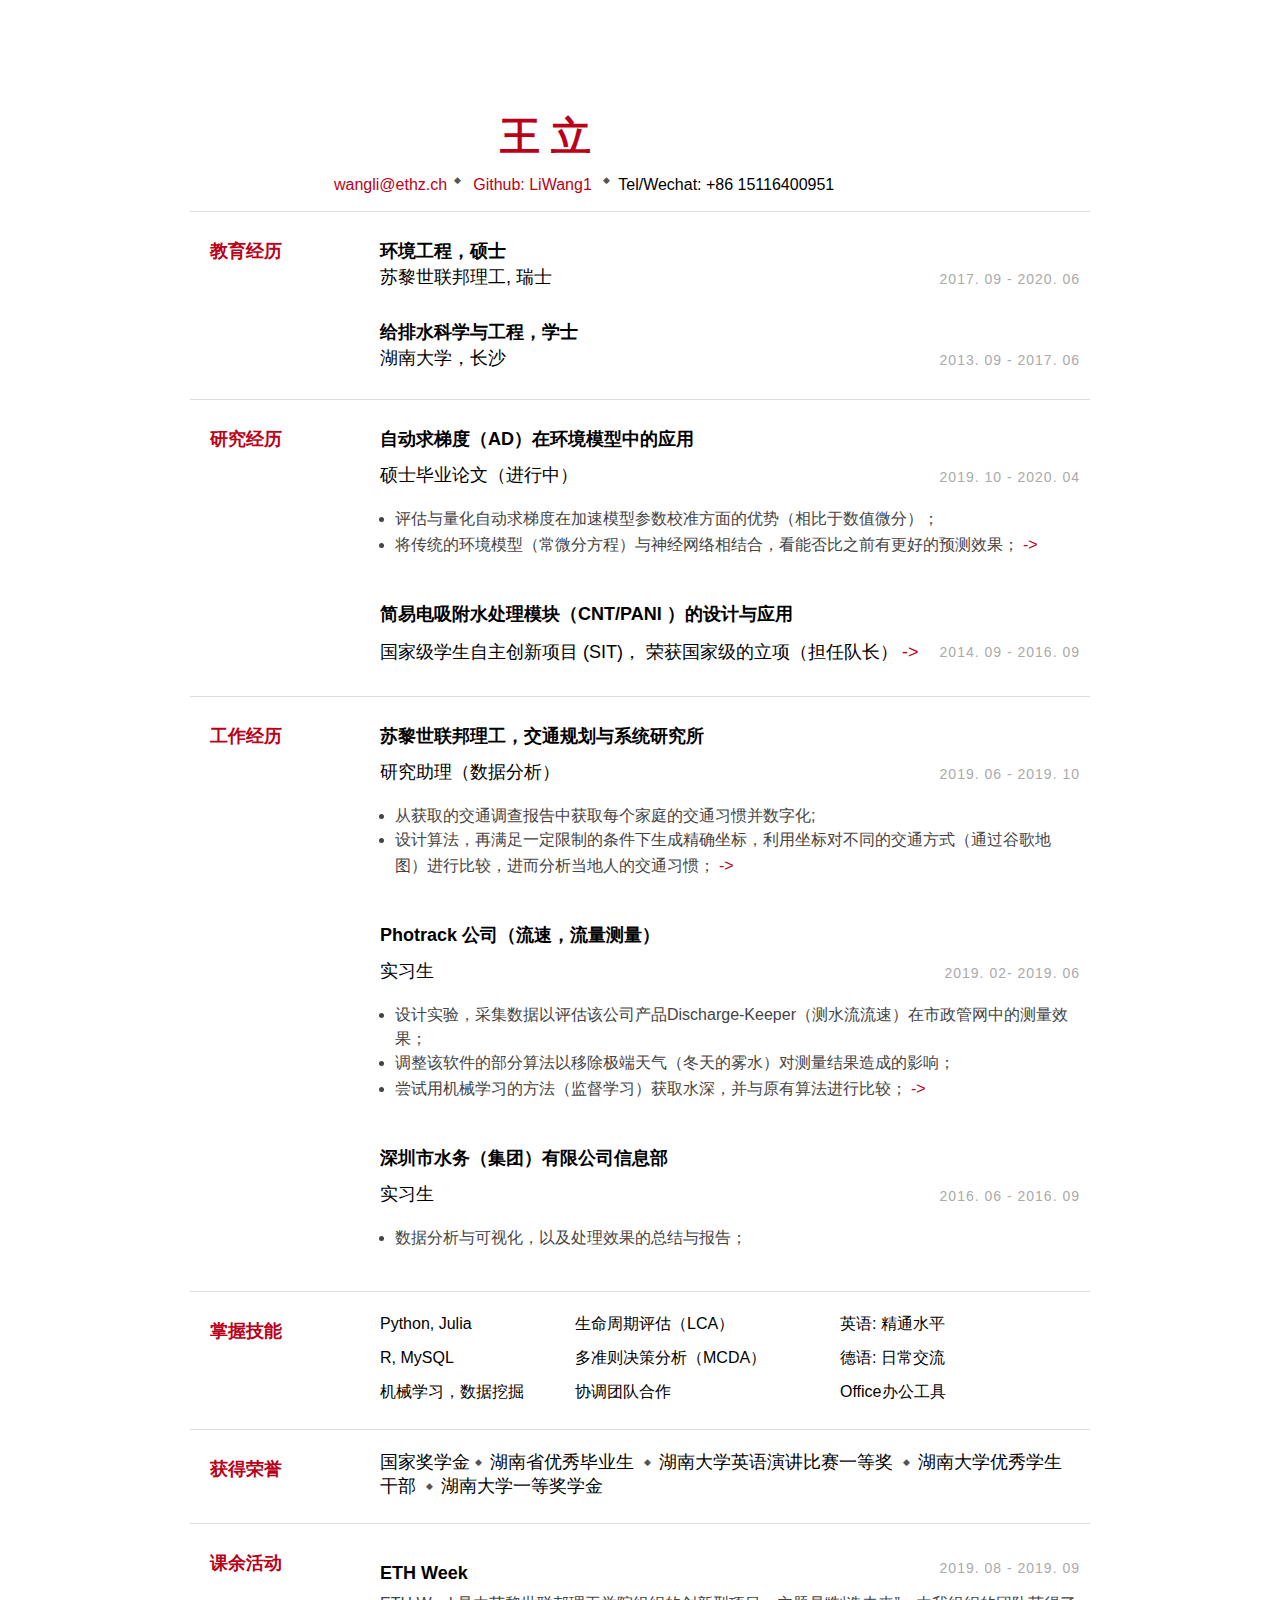
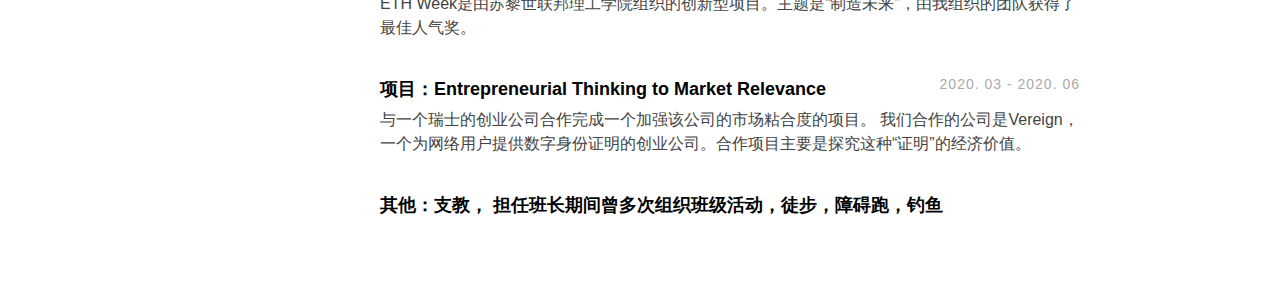
<file: index_chinese.html>
<!doctype html>
<html lang="en">
    <head>
        <meta charset="UTF-8">
        <title>Li Wang - Resume</title>
        <link rel="stylesheet" href="style2.css">
        <link href="https://fonts.googleapis.com/css?family=Merriweather:300,400,700|Source+Sans+Pro:400,400i" rel="stylesheet">
    <body>
        <div class="page">
            <div>
                 <br style = “line-height:300px”>
            </div>
            <div class="section">
                <br><h1 style="font-weight:700; margin-left:300px">王 立</h1>
                <div>
                    <div style="margin-left:140px"><span class="key"><a href="mailto:wangli@ethz.ch">wangli@ethz.ch</a></span><span class="key"><a href="https://github.com/LiWang1">Github: LiWang1</a></span>  <span class="key">Tel/Wechat: +86 15116400951</span> </div>
                </div>
            </div>

            <!-- Education. -->
            <div class="section row">
                <h2 class="col">教育经历</h2>
                <div class="section-text col-right">
                    <h3><span class="emph">环境工程，硕士</h3>
                    <div class="row">
                        <div class="col ">苏黎世联邦理工, 瑞士</div>
                        <div class="col-right light">2017. 09 - 2020. 06</div>
                    </div>
                </div>
                <div class="section-text col-right">
                    <h3><span class="emph">给排水科学与工程，学士</h3>

                    <div class="row">
                        <div class="col ">湖南大学，长沙</div>
                        <div class="col-right light	">2013. 09 - 2017. 06</div>
                    </div>
                </div>
            </div>

            <!-- Research experience. -->
            <div class="section row">
                <h2 class="col">研究经历</h2>
                <div class="section-text col-right">
                    <div class="row">
                        <div class="col">
                            <h3>自动求梯度（AD）在环境模型中的应用</h3>
                        </div>
                    </div>
                    <div class="row subsection">
                        <div class="emph col">硕士毕业论文（进行中）</div>
                        <div class="col-right light">2019. 10 - 2020. 04</div>
                    </div>
                    <ul class="desc">
                        <li>评估与量化自动求梯度在加速模型参数校准方面的优势（相比于数值微分）；</li>
                        <li>将传统的环境模型（常微分方程）与神经网络相结合，看能否比之前有更好的预测效果；<a href="https://github.com/LiWang1/masterthesis">-></a></li>
                </div>
                <div class="section-text col-right">
                    <div class="row">
                        <div class="col">
                            <h3>简易电吸附水处理模块（CNT/PANI ）的设计与应用</h3>
                        </div>
                    </div>
                    <div class="row subsection">
                        <div class="emph col">国家级学生自主创新项目 (SIT)， 荣获国家级的立项（担任队长）<a href="http://www.zghjkx.com.cn/CN/article/downloadArticleFile.do?attachType=PDF&id=14900">-></a></div>
                        <div class="col-right light"> 2014. 09 - 2016. 09</div>
                    </div>
                </div>

            </div>

            <!-- Work experience -->
            <div class="section row">
                <h2 class="col">工作经历</h2>
                <div class="section-text col-right">
                    <div class="row">
                        <div class="col">
                            <h3>苏黎世联邦理工，交通规划与系统研究所</h3>
                        </div>
                    </div>
                    <div class="row subsection">
                        <div class="emph col">研究助理（数据分析）</div>
                        <div class="col-right light">2019. 06 - 2019. 10</div>
                    </div>
                    <ul class="desc">
                        <li>从获取的交通调查报告中获取每个家庭的交通习惯并数字化;</li>
                        <li>设计算法，再满足一定限制的条件下生成精确坐标，利用坐标对不同的交通方式（通过谷歌地图）进行比较，进而分析当地人的交通习惯；<a href="https://github.com/LiWang1/hiwi_ivt">-></a></li>
                </div>
                <div class="section-text col-right">
                    <div class="row">
                        <div class="col">
                            <h3>Photrack 公司（流速，流量测量）</h3>
                        </div>
                    </div>
                    <div class="row subsection">
                        <div class="emph col">实习生</div>
                        <div class="col-right light">2019. 02- 2019. 06</div>
                    </div>
                    <ul class="desc">
                        <li>设计实验，采集数据以评估该公司产品Discharge-Keeper（测水流流速）在市政管网中的测量效果；</li>
                        <li>调整该软件的部分算法以移除极端天气（冬天的雾水）对测量结果造成的影响；</li>
                        <li>尝试用机械学习的方法（监督学习）获取水深，并与原有算法进行比较；<a href="https://www.researchgate.net/profile/M_Burkhardt/publication/337772421_Regenwasser_weiterdenken_-_Bemessen_trifft_Gestalten_-_Tagungsband_der_Aqua_Urbanica_2019/links/5de95d164585159aa4658dc0/Regenwasser-weiterdenken-Bemessen-trifft-Gestalten-Tagungsband-der-Aqua-Urbanica-2019.pdf#page=41">-></a></li>
                </div>
                <div class="section-text col-right">
                    <div class="row">
                        <div class="col">
                            <h3>深圳市水务（集团）有限公司信息部</h3>
                        </div>
                    </div>
                    <div class="row subsection">
                        <div class="emph col">实习生</div>
                        <div class="col-right light">2016. 06 - 2016. 09</div>
                    </div>
                    <ul class="desc">
                        <li>数据分析与可视化，以及处理效果的总结与报告；</li>
                </div>
            </div>

            <!--Other skills -->
            <div class="section row">
                <h2 class="col">掌握技能</h2>
                <div class="section-text col-right row">
                    <ul class="skills" style="width:25%">
                        <li>Python, Julia</li>
                        <li>R, MySQL</li>
                        <li>机械学习，数据挖掘</li>
                    </ul>
                    <ul class="skills" style="width:35%">
                        <li>生命周期评估（LCA）</li>
                        <li>多准则决策分析（MCDA）</li>
                        <li>协调团队合作</li>
                    </ul>
                    <ul class="skills">
                        <li>英语: 精通水平</li>
                        <li>德语: 日常交流 </li>
                        <li>Office办公工具</li>
                    </ul>
                </div>
            </div>

            <!--Honors -->
            <div class="section row">
                <h2 class="col">获得荣誉</h2>
                <div class="section-text col-right"><span class="key">国家奖学金</span><span class="key">湖南省优秀毕业生</span>  <span class="key">湖南大学英语演讲比赛一等奖</span> <span class="key">湖南大学优秀学生干部</span> <span class="key">湖南大学一等奖学金</span></div>
            </div>

            <!--Extracurriculum activities-->
            <div class="section row">
                <h2 class="col">课余活动</h2>
                <div class="section-text col-right">
                    <div class="row subsection">
                        <div class="col">
                            <h3>ETH Week</h3>
                        </div>
                        <div class="col-right light">2019. 08 - 2019. 09</div>
                    </div>

                    <div class="desc">ETH Week是由苏黎世联邦理工学院组织的创新型项目。主题是“制造未来”，由我组织的团队获得了最佳人气奖。
                    </div>
                </div>
                
                <div class="section-text col-right">
                    <div class="row subsection">
                        <div class="col">
                            <h3>项目：Entrepreneurial Thinking to Market Relevance</h3>
                        </div>
                        <div class="col-right light">2020. 03 - 2020. 06</div>
                    </div>

                    <div class="desc">与一个瑞士的创业公司合作完成一个加强该公司的市场粘合度的项目。
                        我们合作的公司是Vereign，一个为网络用户提供数字身份证明的创业公司。合作项目主要是探究这种“证明”的经济价值。
                    </div>
                </div>

                <div class="section-text col-right">
                    <div class="row subsection">
                        <div class="col">
                            <h3>其他：支教， 担任班长期间曾多次组织班级活动，徒步，障碍跑，钓鱼</h3>
                        </div>

                    </div>
                </div>
            </div>


        </div>
    </body>
</html>
</file>
<file: style2.css>
body { margin: 0;
       padding: 0;
       background-color: #fff font-size: 12px;
       font-family: 'Segoe UI', sans-serif;
       -webkit-font-smoothing: subpixel-antialiased;
}
* { box-sizing: border-box;
    -moz-box-sizing: border-box;
}
/*
 Primary Rules
*/
h1 { font-weight: 300;
     margin: 5px 0 0;
     font-size: 40px;
     color:#ba0018;
     padding: 0 10px 10px;
     border-radius:2px;
    font-family: 'Segoe UI', sans-serif;
}
h2 { color: #ba0018;
     width: 150px;
     font-size: 18px;
     padding-left: 20px;
     padding-top: 12px;
     font-weight:700;
     font-family: 'Segoe UI', sans-serif;
}
h3 { font-size: 18px;
     font-weight: bold;
     margin-bottom: 0;
     line-height: 28px;
     font-family: 'Segoe UI', sans-serif;
}
h2, h3 { margin-top: 5px }
a { color: #ba0018;
    display: inline-block;
    text-decoration: none;
    padding:2px 4px;
    border-radius:2px;
    margin-right:-2px;
}
a:hover {
  background-color:#ba0018;
  color:#fff;
}
.key:first-child { margin-left: 0 }
.key { margin: 0 10px;
       position: relative;
}
.key::before { content: '◆';
               position: absolute;
               left: -15px;
               color: #555;
               font-size: 7pt;
}
.key:first-child::before { content: '' }
.section { border-bottom: 1px solid #ddd;
           padding: 10px 0 15px;
}
.section:last-child { border: none }
.section-text { width: 80%;
                font-size: 18px;
                line-height: 24px;
                margin: 10px 0 10px;
                padding: 0 10px;
}
.subsection { margin: 10px 0 5px }
.desc { font-size: 16px; font-family: 'Microsoft YaHei', sans-serif; color:#444;}
.contact-info { font-size: 16px;
                text-align: right;
}
.light { color: #aaa;letter-spacing:1px;
         font-size: 14px;
         line-height:28px;
         font-family: 'Microsoft YaHei', sans-serif;
         text-transform:uppercase;
}
ul{
  padding-left:15px;
}

ul.skills{
  float:left;
  width:30%;
  padding-left:0px;
  margin: 0 20px 0 0;
}

ul.skills li{
  list-style: none;
  font-size:16px;
  margin-bottom:10px;
}

ul.skills li:last-child{
  margin:0;
}

/*
 Float Rules
*/
.row:before, .row:after { content: "";
                          display: table;
}
.row:after { clear: both }
.col { float: left }
.col-right { float: right }
.midd {float: middle}
.info {margin-right: -80px}
/*
 Page Rules
*/
.page { width: 1000px;
        min-height: 29.7cm;
        margin: 1cm auto;

        background: white;
        padding: 20px 50px;
}
.subpage { padding: 1cm;
           border: 1px red solid;
           height: 297mm;
}

@page { size: A4;
        margin: 0;
}

@media print {
    .page { margin: 0;
            border: initial;
            border-radius: initial;
            width: initial;
            min-height: initial;
            box-shadow: initial;
            background: initial;
            page-break-after: always;
    }
    .page-break{
      page-break-before: always;
      padding-top:30px;
    }

    body { font-size: 12pt;}
    h1{
      font-size: 23pt;
    }

    h2{
      font-size:10pt;
      width: 3cm;
      padding-left: 10px;
    }

    h3 { font-size: 10pt; line-height:11pt}

    .section-text { font-size: 9pt; line-height: 14pt; }

    .light { font-size: 7.5pt; line-height:12pt; color:#ddd; }

    .page { width: 21cm }
    ul {margin:5px 0 0}
    .section { padding: 5px 0 8px }
    .section-text { width: 15cm; margin: 5px 0 5px;}
    .subsection { margin: 5px 0 0 }
    .desc { font-size: 9pt }

    .contact-info { font-size: 9pt}

    ul.skills{margin: 0 10px 0 0;}
    ul.skills li{ font-size: 9pt; margin-bottom:0}

}
</file>
